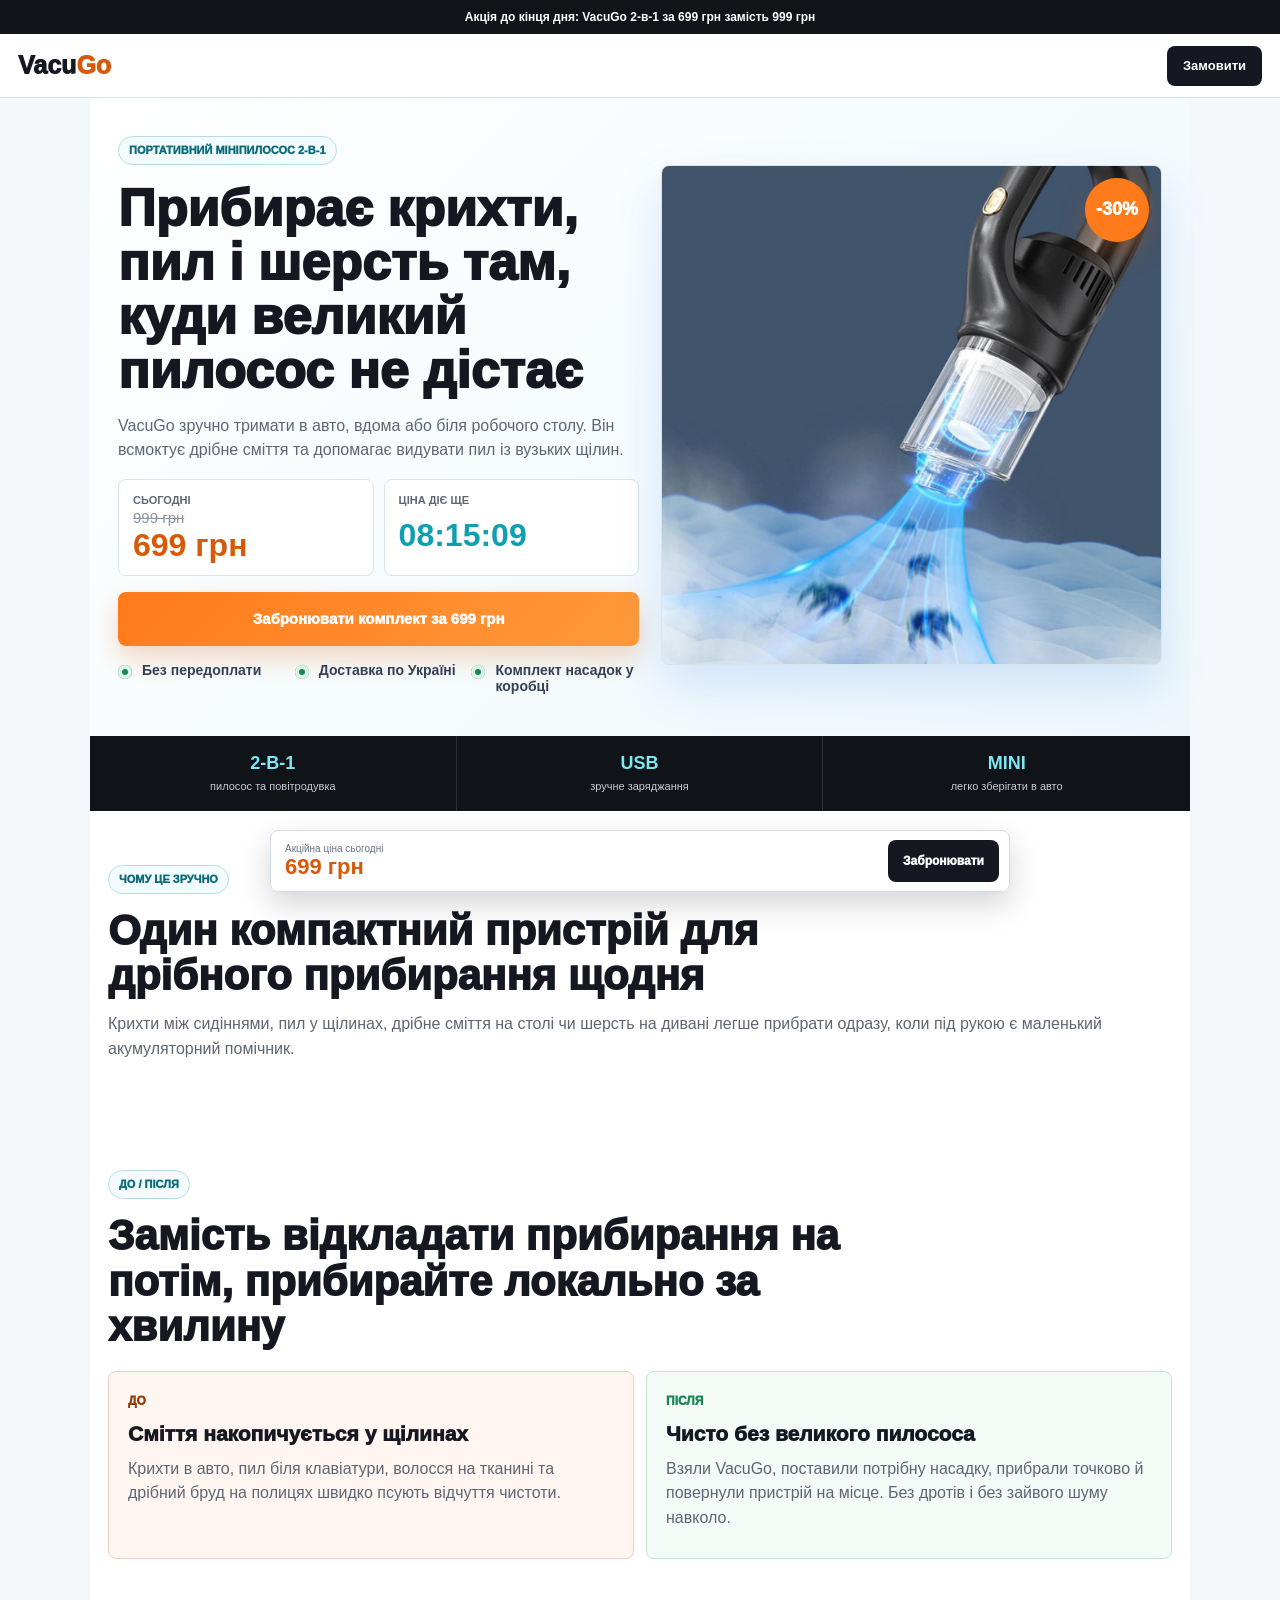
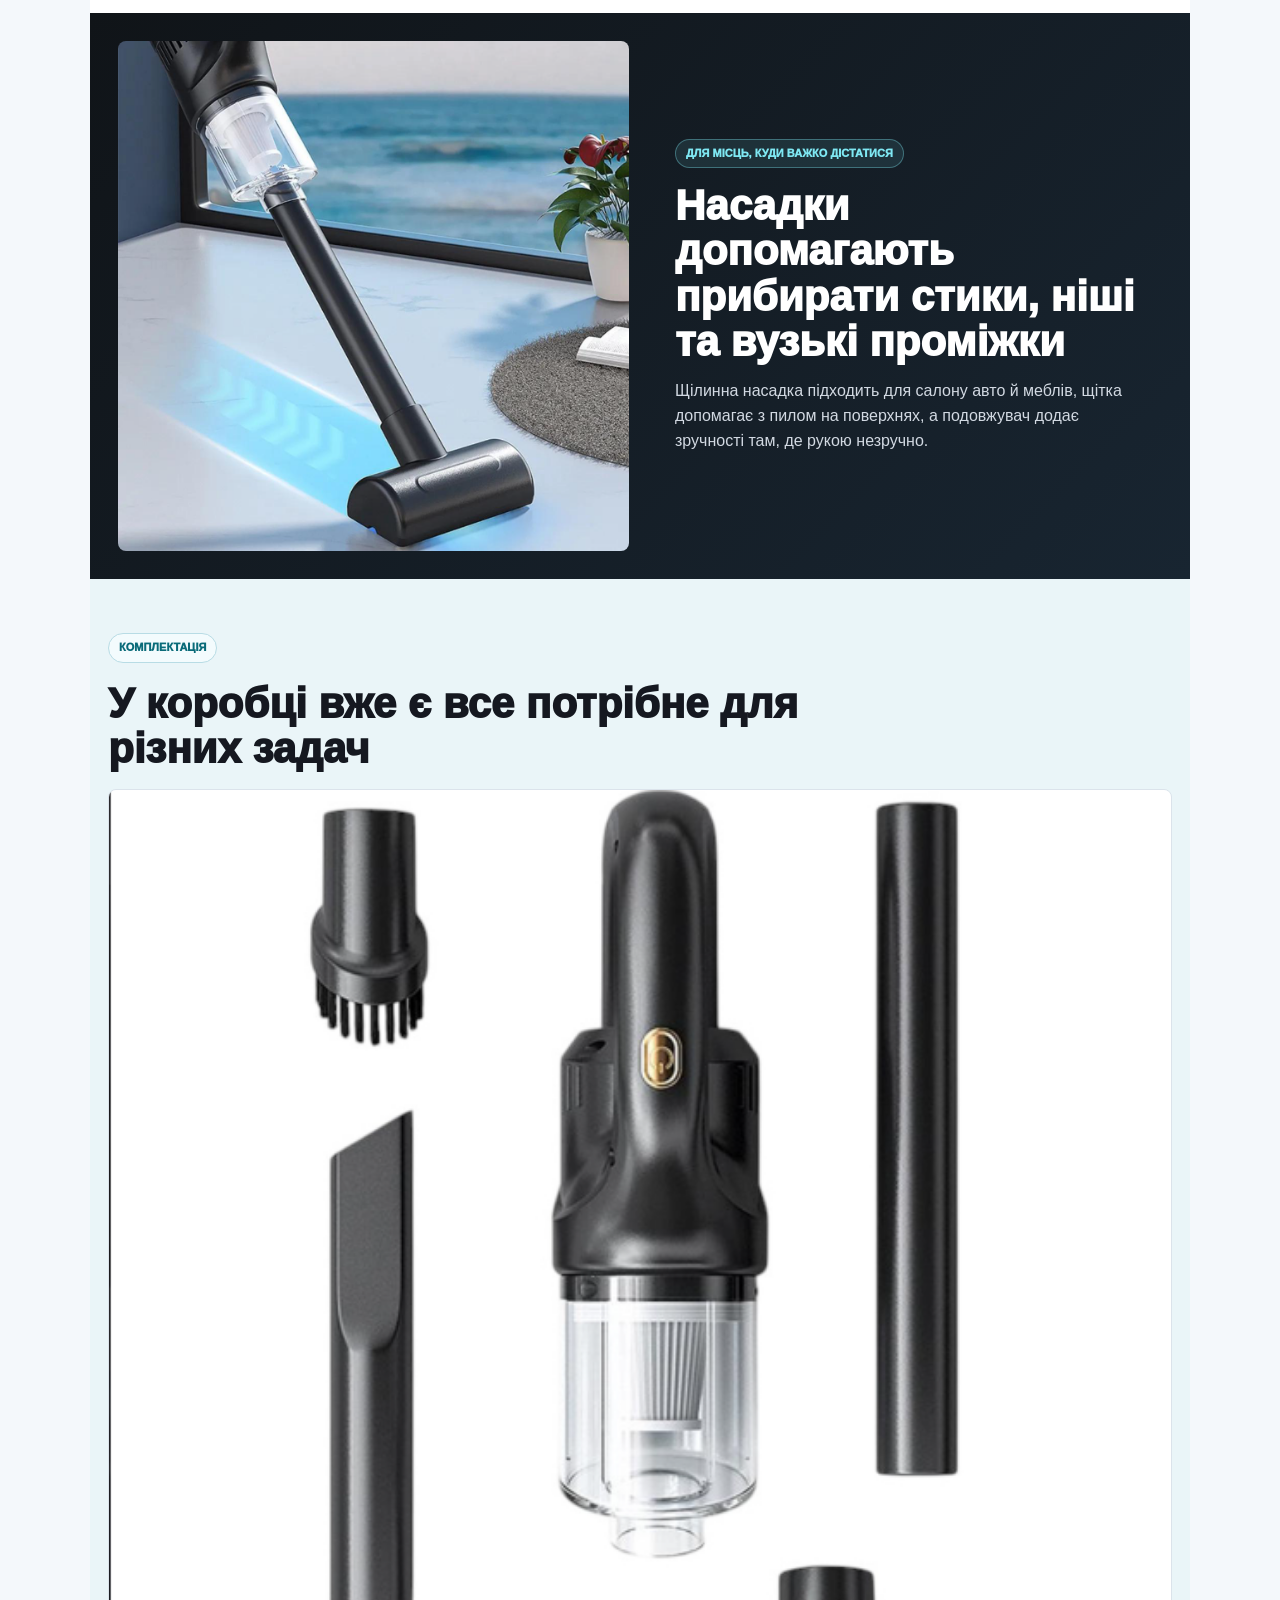
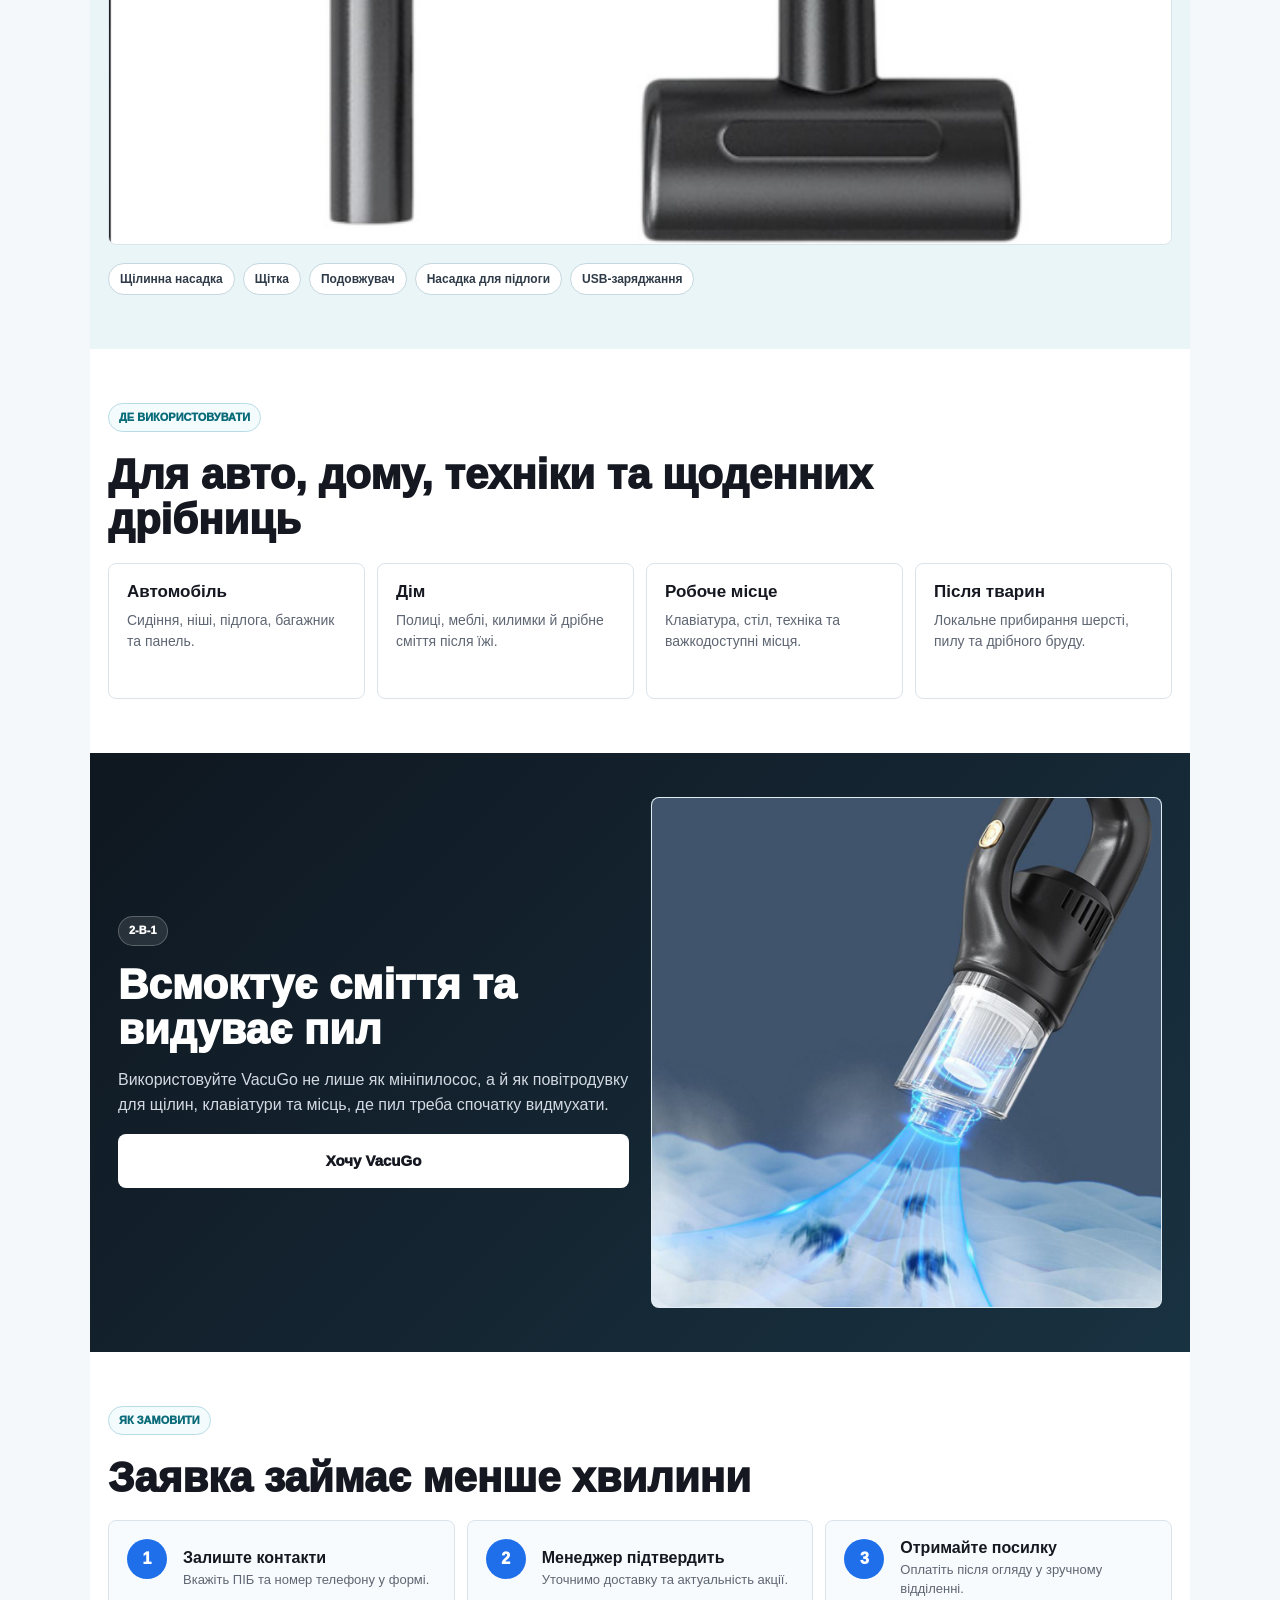
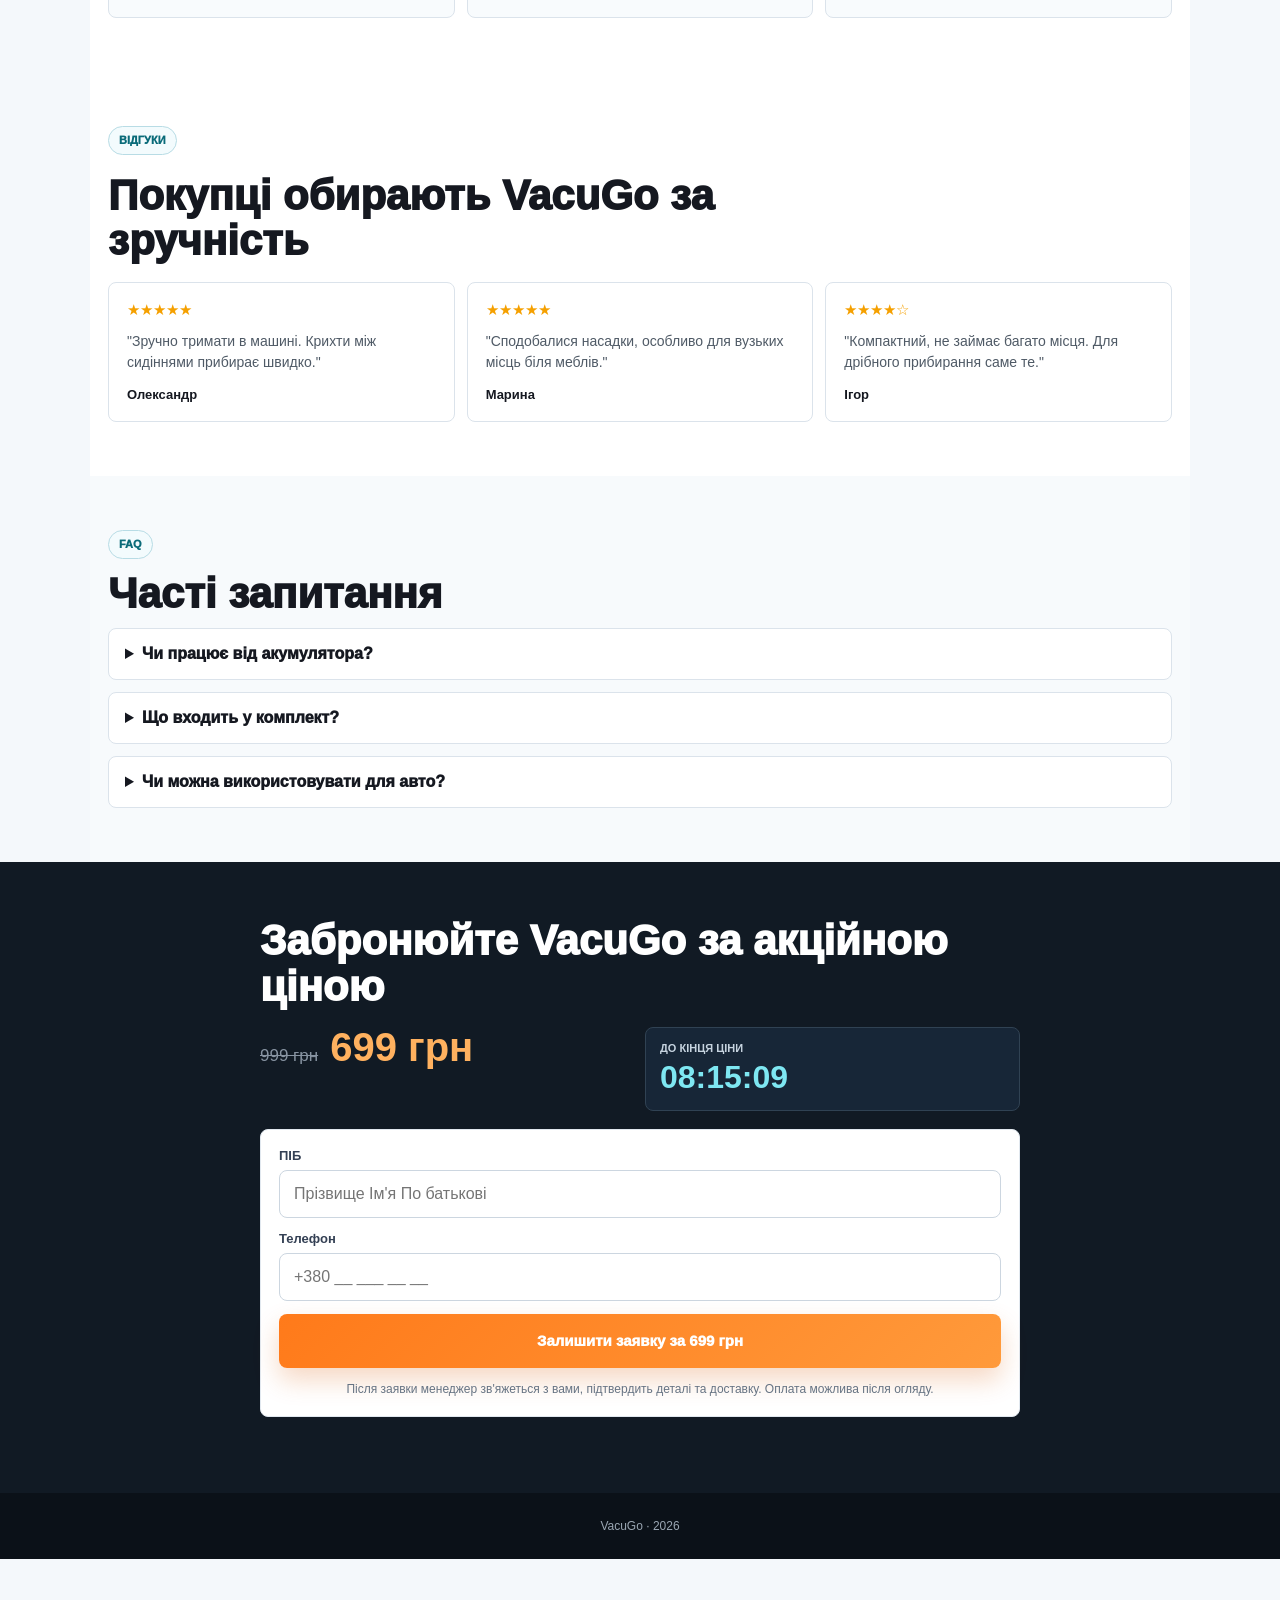
<file: index.html>
<!doctype html>
<html lang="uk">
<head>
<meta charset="utf-8">
<meta name="viewport" content="width=device-width,initial-scale=1">
<title>VacuGo - мініпилосос 2-в-1 для авто та дому</title>
<meta name="description" content="Портативний акумуляторний мініпилосос VacuGo 2-в-1 для авто, дому та робочого місця. Акційна ціна 699 грн.">
<link rel="stylesheet" href="style.css">
</head>
<body>
<div class="top">Акція до кінця дня: VacuGo 2-в-1 за 699 грн замість 999 грн</div>

<header class="nav">
  <a class="logo" href="#top" aria-label="VacuGo">Vacu<span>Go</span></a>
  <a class="nav-cta" href="#order">Замовити</a>
</header>

<main>
  <section class="hero" id="top">
    <div class="hero-content">
      <div class="kicker">Портативний мініпилосос 2-в-1</div>
      <h1>Прибирає крихти, пил і шерсть там, куди великий пилосос не дістає</h1>
      <p>VacuGo зручно тримати в авто, вдома або біля робочого столу. Він всмоктує дрібне сміття та допомагає видувати пил із вузьких щілин.</p>

      <div class="offer">
        <div class="price" aria-label="Акційна ціна">
          <span>сьогодні</span>
          <del>999 грн</del>
          <b>699 грн</b>
        </div>
        <div class="timer" aria-label="До кінця акції">
          <span>ціна діє ще</span>
          <b data-countdown>00:00:00</b>
        </div>
      </div>

      <a class="btn primary" href="#order">Забронювати комплект за 699 грн</a>

      <ul class="trust">
        <li>Без передоплати</li>
        <li>Доставка по Україні</li>
        <li>Комплект насадок у коробці</li>
      </ul>
    </div>

    <div class="hero-visual">
      <div class="sale">-30%</div>
      <img src="product1.png" alt="Портативний мініпилосос VacuGo прибирає пил з поверхні">
    </div>
  </section>

  <section class="numbers" aria-label="Переваги VacuGo">
    <div><b>2-в-1</b><span>пилосос та повітродувка</span></div>
    <div><b>USB</b><span>зручне заряджання</span></div>
    <div><b>Mini</b><span>легко зберігати в авто</span></div>
  </section>

  <section class="intro">
    <div class="tag">Чому це зручно</div>
    <h2>Один компактний пристрій для дрібного прибирання щодня</h2>
    <p>Крихти між сидіннями, пил у щілинах, дрібне сміття на столі чи шерсть на дивані легше прибрати одразу, коли під рукою є маленький акумуляторний помічник.</p>
  </section>

  <section class="before-after">
    <div class="section-head">
      <div class="tag">До / Після</div>
      <h2>Замість відкладати прибирання на потім, прибирайте локально за хвилину</h2>
    </div>
    <div class="compare">
      <article class="compare-card before">
        <span>До</span>
        <h3>Сміття накопичується у щілинах</h3>
        <p>Крихти в авто, пил біля клавіатури, волосся на тканині та дрібний бруд на полицях швидко псують відчуття чистоти.</p>
      </article>
      <article class="compare-card after">
        <span>Після</span>
        <h3>Чисто без великого пилососа</h3>
        <p>Взяли VacuGo, поставили потрібну насадку, прибрали точково й повернули пристрій на місце. Без дротів і без зайвого шуму навколо.</p>
      </article>
    </div>
  </section>

  <section class="feature dark">
    <div class="feature-img">
      <img src="product3.png" alt="VacuGo прибирає підлогу і важкодоступні місця">
    </div>
    <div class="feature-copy">
      <div class="tag light">Для місць, куди важко дістатися</div>
      <h2>Насадки допомагають прибирати стики, ніші та вузькі проміжки</h2>
      <p>Щілинна насадка підходить для салону авто й меблів, щітка допомагає з пилом на поверхнях, а подовжувач додає зручності там, де рукою незручно.</p>
    </div>
  </section>

  <section class="gallery">
    <div class="tag">Комплектація</div>
    <h2>У коробці вже є все потрібне для різних задач</h2>
    <div class="gallery-img">
      <img src="product2.png" alt="Комплект VacuGo з насадками">
    </div>
    <div class="chips">
      <span>Щілинна насадка</span>
      <span>Щітка</span>
      <span>Подовжувач</span>
      <span>Насадка для підлоги</span>
      <span>USB-заряджання</span>
    </div>
  </section>

  <section class="use">
    <div class="tag">Де використовувати</div>
    <h2>Для авто, дому, техніки та щоденних дрібниць</h2>
    <div class="use-grid">
      <article><b>Автомобіль</b><p>Сидіння, ніші, підлога, багажник та панель.</p></article>
      <article><b>Дім</b><p>Полиці, меблі, килимки й дрібне сміття після їжі.</p></article>
      <article><b>Робоче місце</b><p>Клавіатура, стіл, техніка та важкодоступні місця.</p></article>
      <article><b>Після тварин</b><p>Локальне прибирання шерсті, пилу та дрібного бруду.</p></article>
    </div>
  </section>

  <section class="two">
    <div>
      <div class="tag">2-в-1</div>
      <h2>Всмоктує сміття та видуває пил</h2>
      <p>Використовуйте VacuGo не лише як мініпилосос, а й як повітродувку для щілин, клавіатури та місць, де пил треба спочатку видмухати.</p>
      <a class="btn secondary" href="#order">Хочу VacuGo</a>
    </div>
    <div class="visual">
      <img src="product1.png" alt="VacuGo у режимі прибирання">
    </div>
  </section>

  <section class="steps">
    <div class="tag">Як замовити</div>
    <h2>Заявка займає менше хвилини</h2>
      <div class="steps-grid">
      <div><i>1</i><b>Залиште контакти</b><p>Вкажіть ПІБ та номер телефону у формі.</p></div>
      <div><i>2</i><b>Менеджер підтвердить</b><p>Уточнимо доставку та актуальність акції.</p></div>
      <div><i>3</i><b>Отримайте посилку</b><p>Оплатіть після огляду у зручному відділенні.</p></div>
    </div>
  </section>

  <section class="reviews">
    <div class="tag">Відгуки</div>
    <h2>Покупці обирають VacuGo за зручність</h2>
    <div class="review-list">
      <article><div class="stars">★★★★★</div><p>"Зручно тримати в машині. Крихти між сидіннями прибирає швидко."</p><b>Олександр</b></article>
      <article><div class="stars">★★★★★</div><p>"Сподобалися насадки, особливо для вузьких місць біля меблів."</p><b>Марина</b></article>
      <article><div class="stars">★★★★☆</div><p>"Компактний, не займає багато місця. Для дрібного прибирання саме те."</p><b>Ігор</b></article>
    </div>
  </section>

  <section class="faq">
    <div class="tag">FAQ</div>
    <h2>Часті запитання</h2>
    <details>
      <summary>Чи працює від акумулятора?</summary>
      <p>Так, це портативна акумуляторна модель із заряджанням через USB.</p>
    </details>
    <details>
      <summary>Що входить у комплект?</summary>
      <p>Мініпилосос VacuGo, набір насадок та USB-заряджання. Точну комплектацію варто звірити з конкретною партією перед продажем.</p>
    </details>
    <details>
      <summary>Чи можна використовувати для авто?</summary>
      <p>Так. Формат пристрою зручний для локального прибирання салону, сидінь, ніш і важкодоступних місць.</p>
    </details>
  </section>

  <section class="order" id="order">
    <div class="order-panel">
      <h2>Забронюйте VacuGo за акційною ціною</h2>
      <div class="order-offer">
        <div class="order-price"><del>999 грн</del><b>699 грн</b></div>
        <div class="timer dark-timer"><span>до кінця ціни</span><b data-countdown>00:00:00</b></div>
      </div>

      <form id="orderForm" novalidate>
        <label>ПІБ
          <input name="name" required autocomplete="name" placeholder="Прізвище Ім'я По батькові">
        </label>
        <label>Телефон
          <input name="phone" type="tel" required autocomplete="tel" inputmode="tel" placeholder="+380 __ ___ __ __">
        </label>
        <button class="btn primary" type="submit" data-submit>Залишити заявку за 699 грн</button>
        <p class="form-note">Після заявки менеджер зв'яжеться з вами, підтвердить деталі та доставку. Оплата можлива після огляду.</p>
        <div class="form-status pending" id="formStatus" role="status" aria-live="polite" hidden></div>
      </form>
    </div>
  </section>
</main>

<footer>VacuGo · 2026</footer>

<div class="sticky">
  <div><small>Акційна ціна сьогодні</small><b>699 грн</b></div>
  <a href="#order">Забронювати</a>
</div>

<script src="script.js"></script>
</body>
</html>
</file>
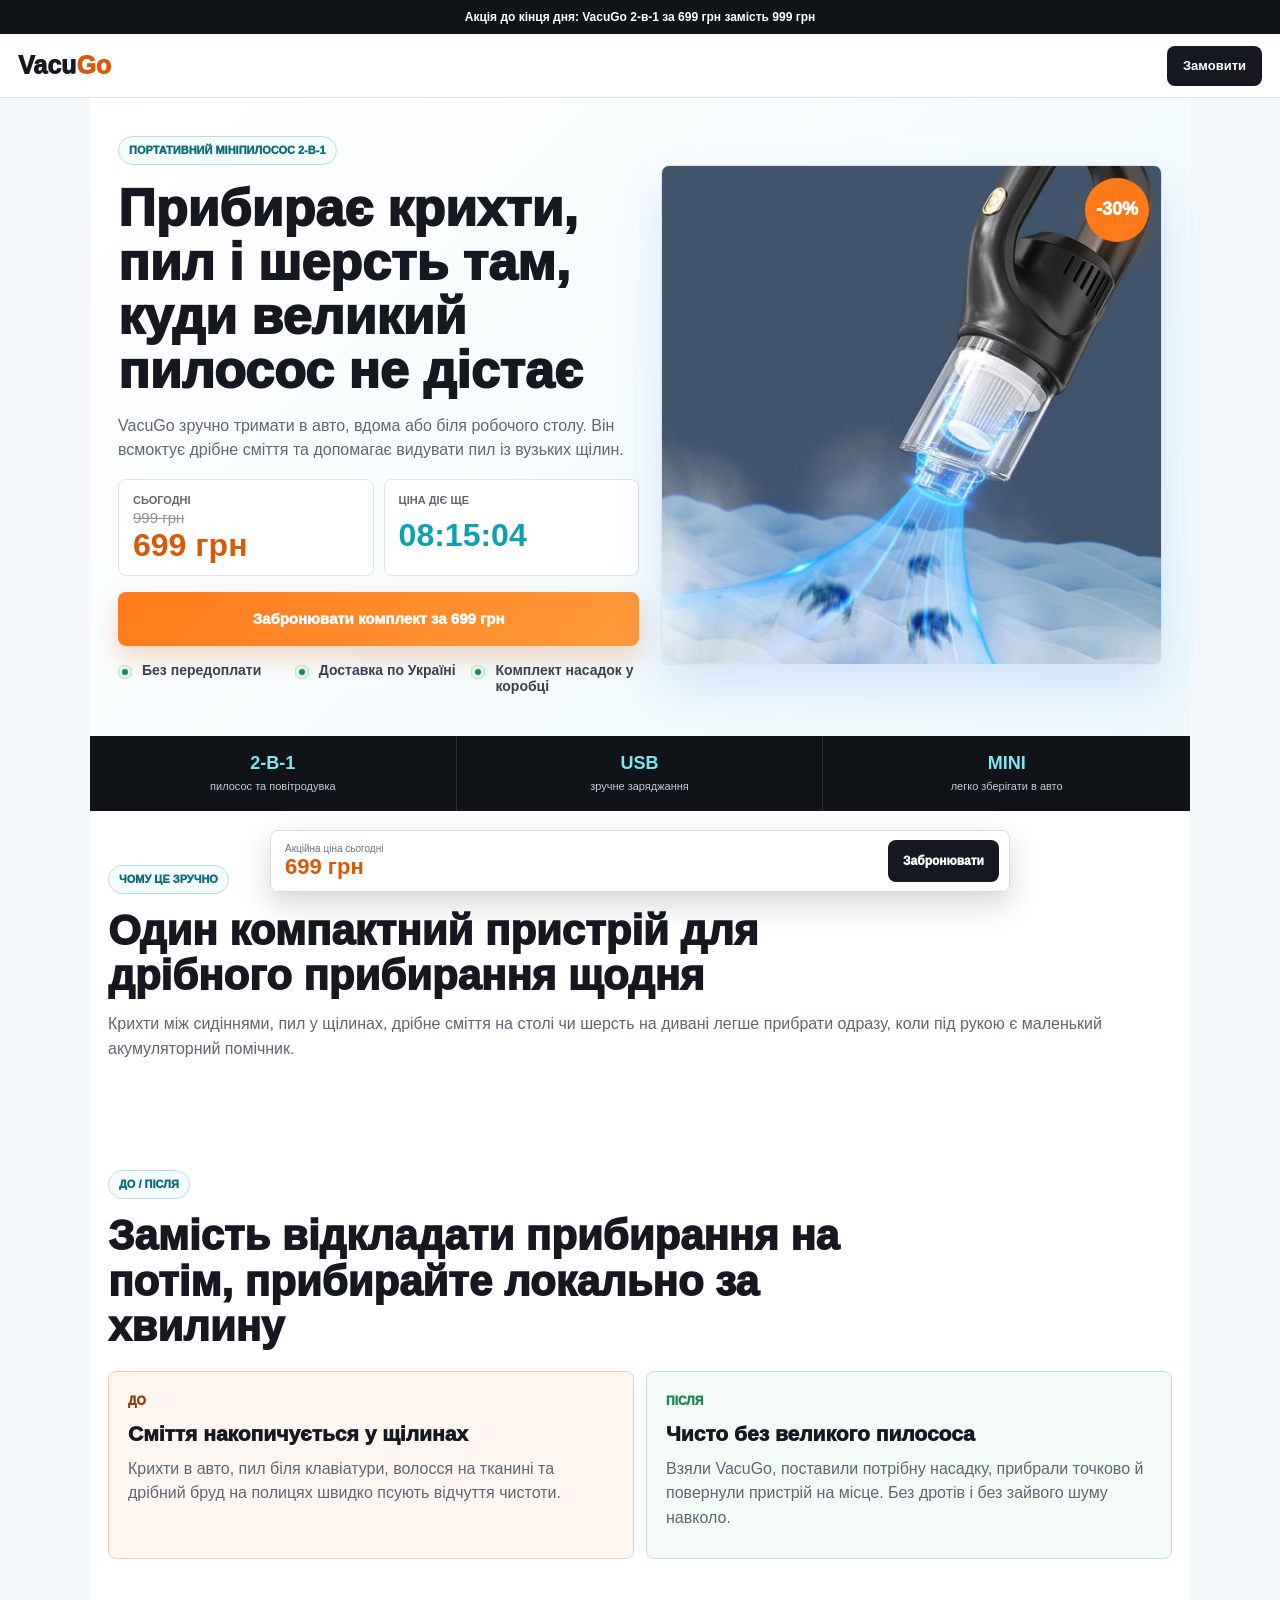
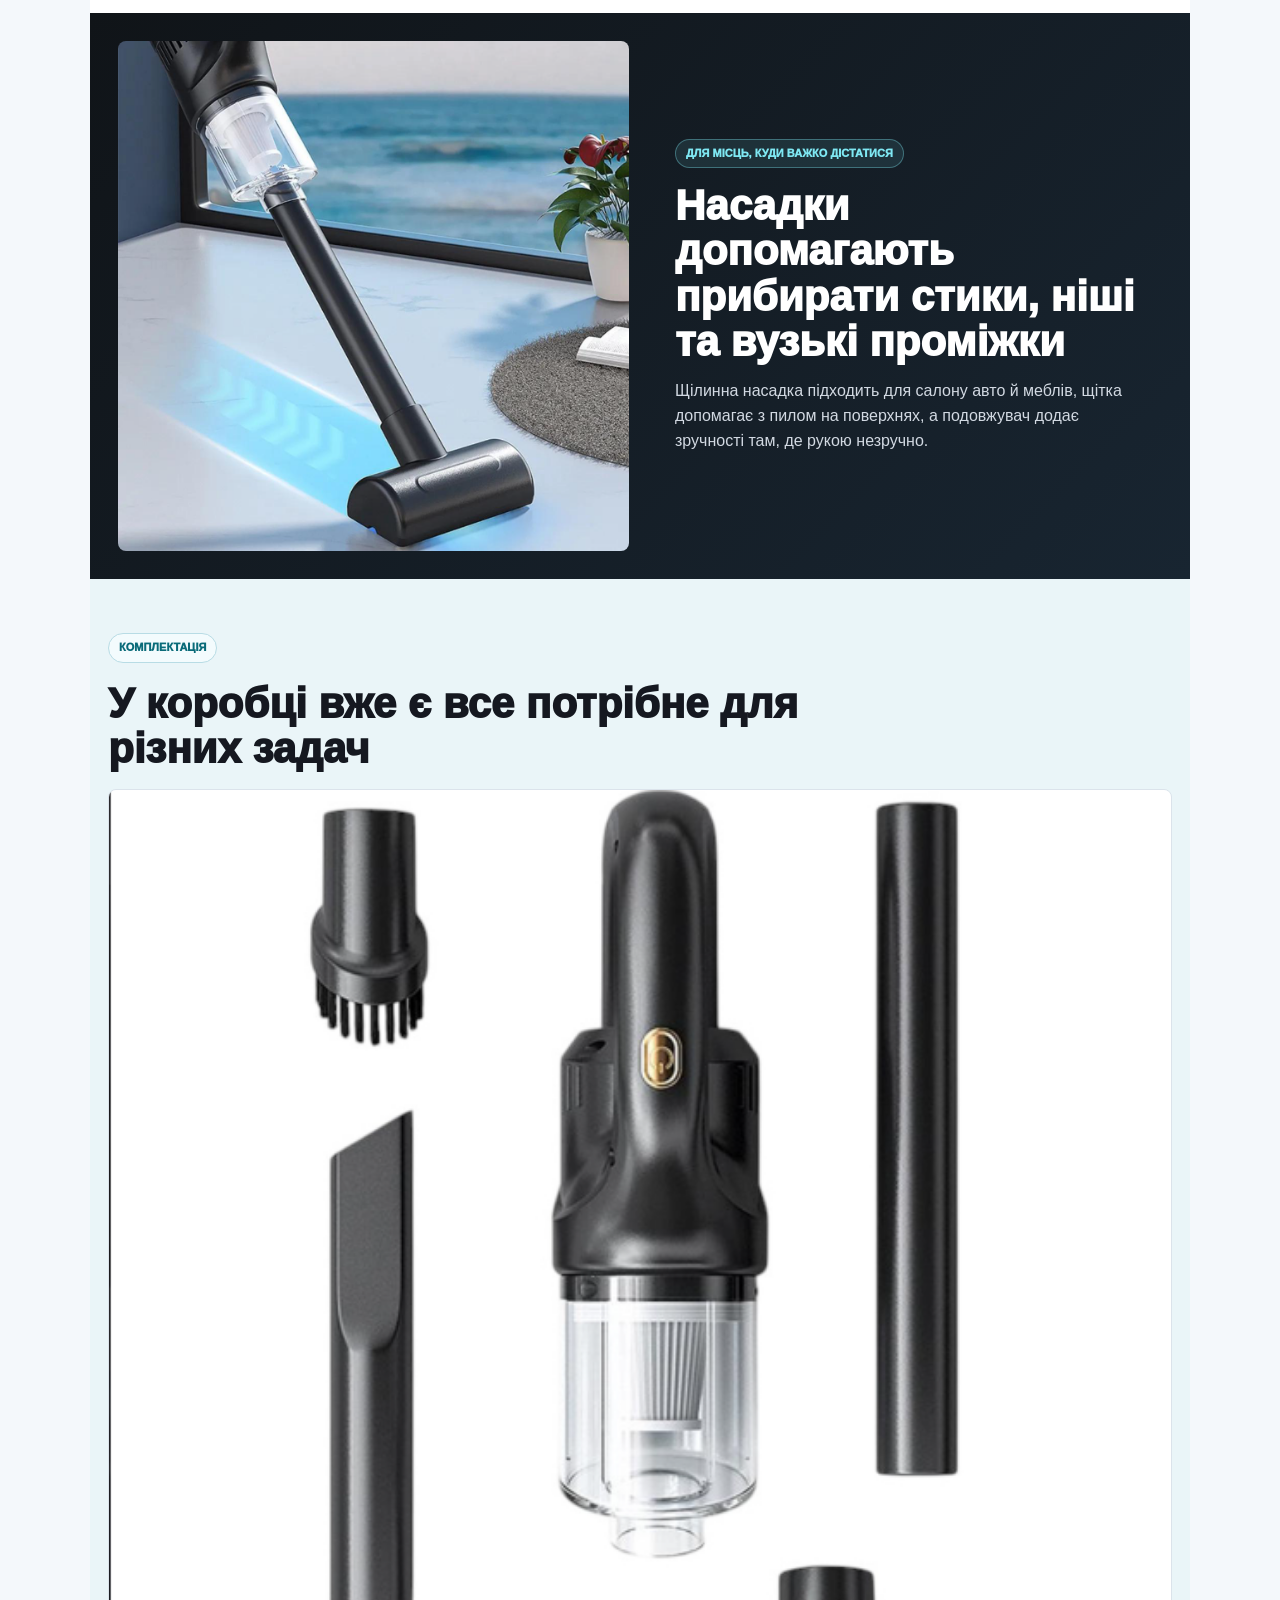
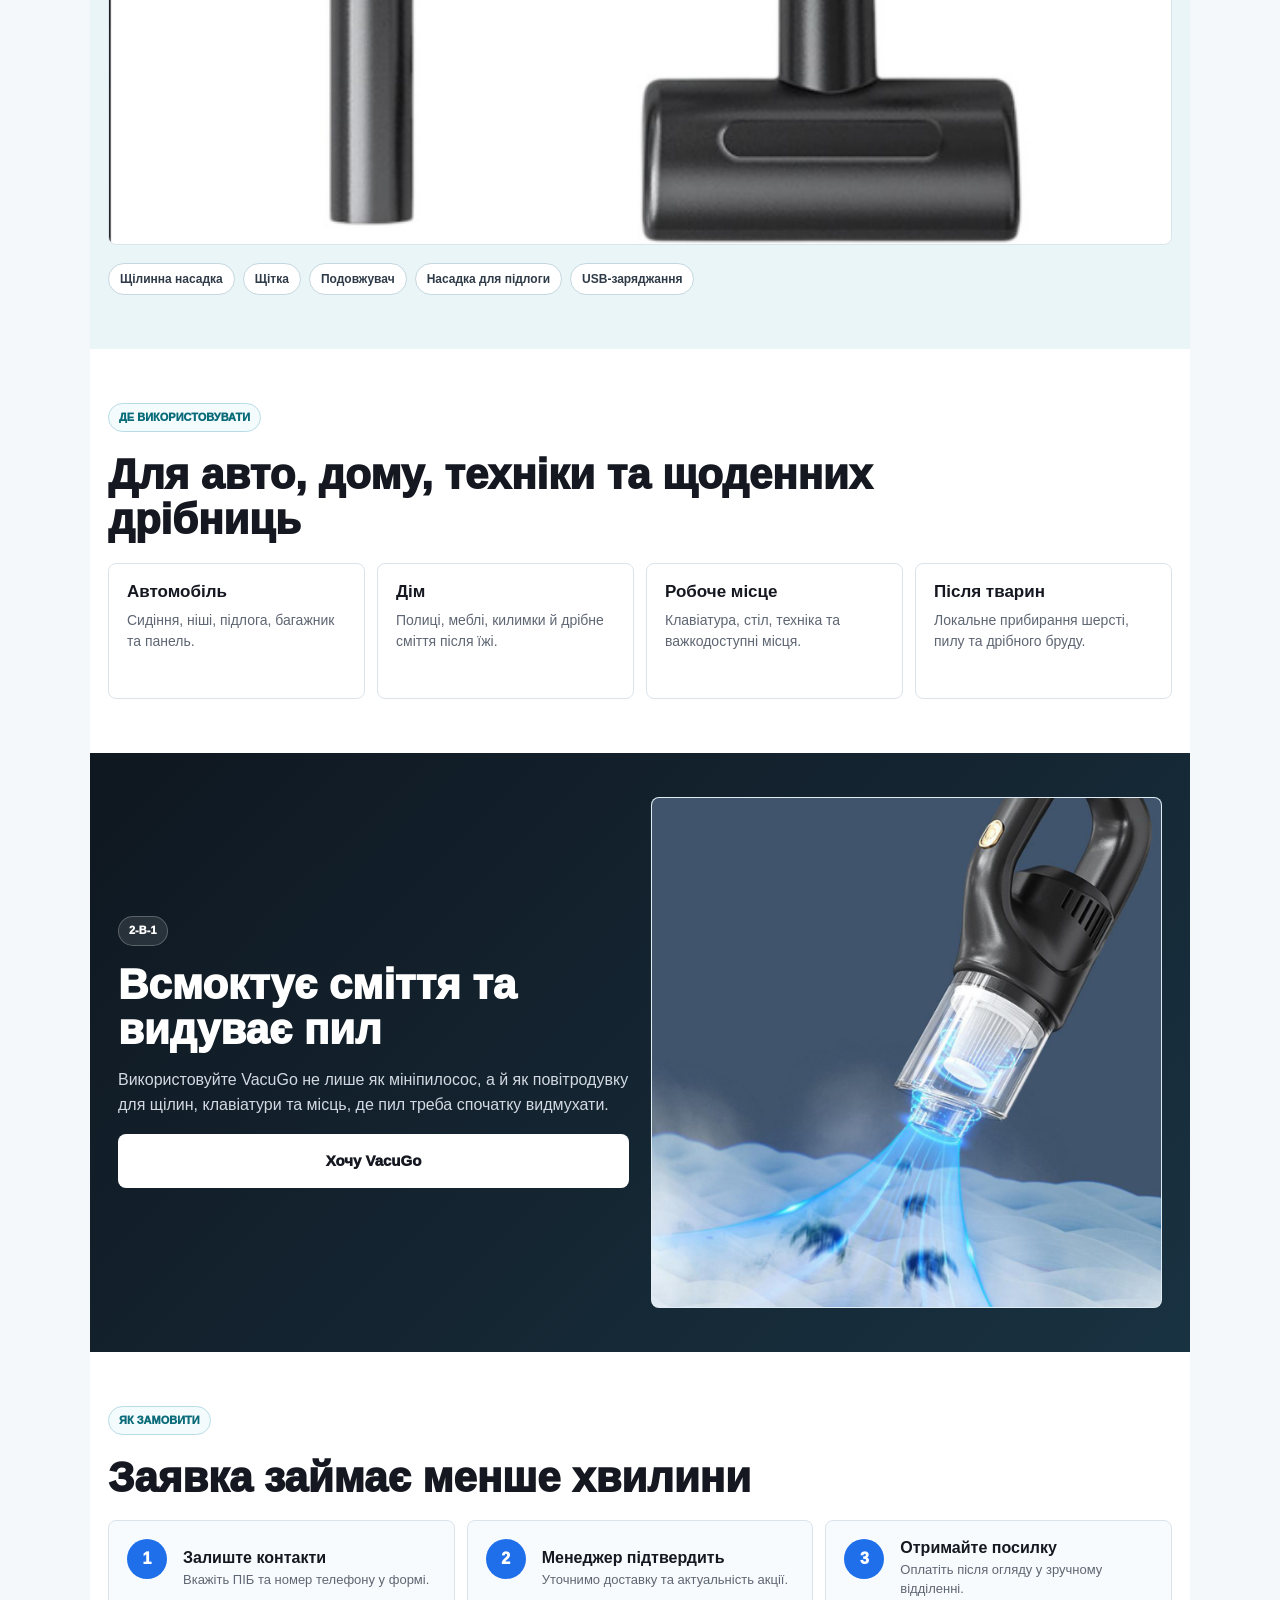
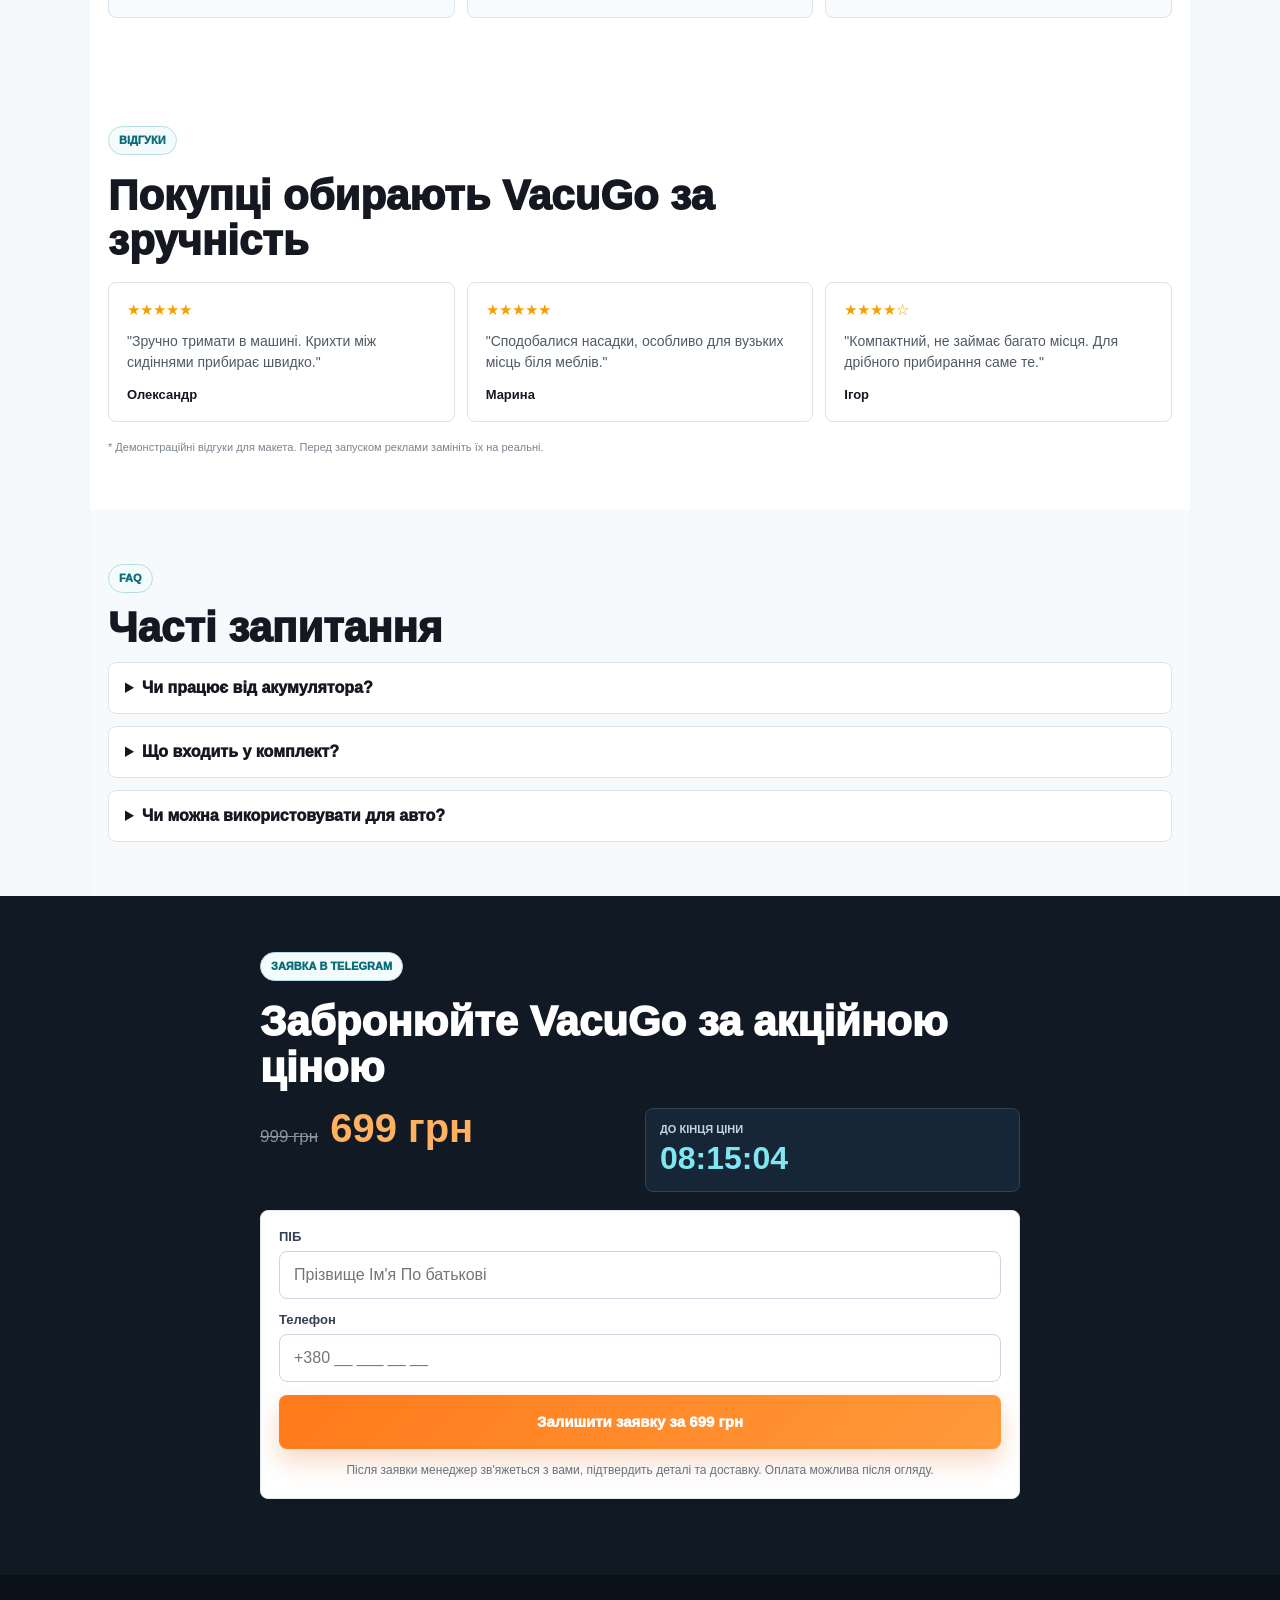
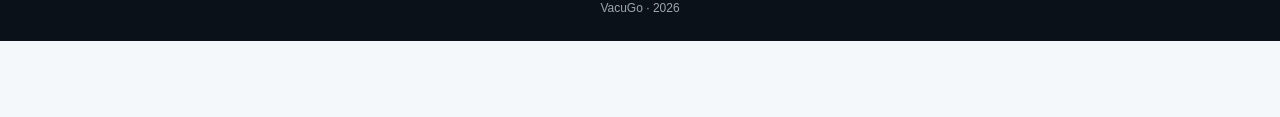
<file: Новая папка/index.html>
<!doctype html>
<html lang="uk">
<head>
<meta charset="utf-8">
<meta name="viewport" content="width=device-width,initial-scale=1">
<title>VacuGo - мініпилосос 2-в-1 для авто та дому</title>
<meta name="description" content="Портативний акумуляторний мініпилосос VacuGo 2-в-1 для авто, дому та робочого місця. Акційна ціна 699 грн.">
<link rel="stylesheet" href="style.css">
</head>
<body>
<div class="top">Акція до кінця дня: VacuGo 2-в-1 за 699 грн замість 999 грн</div>

<header class="nav">
  <a class="logo" href="#top" aria-label="VacuGo">Vacu<span>Go</span></a>
  <a class="nav-cta" href="#order">Замовити</a>
</header>

<main>
  <section class="hero" id="top">
    <div class="hero-content">
      <div class="kicker">Портативний мініпилосос 2-в-1</div>
      <h1>Прибирає крихти, пил і шерсть там, куди великий пилосос не дістає</h1>
      <p>VacuGo зручно тримати в авто, вдома або біля робочого столу. Він всмоктує дрібне сміття та допомагає видувати пил із вузьких щілин.</p>

      <div class="offer">
        <div class="price" aria-label="Акційна ціна">
          <span>сьогодні</span>
          <del>999 грн</del>
          <b>699 грн</b>
        </div>
        <div class="timer" aria-label="До кінця акції">
          <span>ціна діє ще</span>
          <b data-countdown>00:00:00</b>
        </div>
      </div>

      <a class="btn primary" href="#order">Забронювати комплект за 699 грн</a>

      <ul class="trust">
        <li>Без передоплати</li>
        <li>Доставка по Україні</li>
        <li>Комплект насадок у коробці</li>
      </ul>
    </div>

    <div class="hero-visual">
      <div class="sale">-30%</div>
      <img src="product1.png" alt="Портативний мініпилосос VacuGo прибирає пил з поверхні">
    </div>
  </section>

  <section class="numbers" aria-label="Переваги VacuGo">
    <div><b>2-в-1</b><span>пилосос та повітродувка</span></div>
    <div><b>USB</b><span>зручне заряджання</span></div>
    <div><b>Mini</b><span>легко зберігати в авто</span></div>
  </section>

  <section class="intro">
    <div class="tag">Чому це зручно</div>
    <h2>Один компактний пристрій для дрібного прибирання щодня</h2>
    <p>Крихти між сидіннями, пил у щілинах, дрібне сміття на столі чи шерсть на дивані легше прибрати одразу, коли під рукою є маленький акумуляторний помічник.</p>
  </section>

  <section class="before-after">
    <div class="section-head">
      <div class="tag">До / Після</div>
      <h2>Замість відкладати прибирання на потім, прибирайте локально за хвилину</h2>
    </div>
    <div class="compare">
      <article class="compare-card before">
        <span>До</span>
        <h3>Сміття накопичується у щілинах</h3>
        <p>Крихти в авто, пил біля клавіатури, волосся на тканині та дрібний бруд на полицях швидко псують відчуття чистоти.</p>
      </article>
      <article class="compare-card after">
        <span>Після</span>
        <h3>Чисто без великого пилососа</h3>
        <p>Взяли VacuGo, поставили потрібну насадку, прибрали точково й повернули пристрій на місце. Без дротів і без зайвого шуму навколо.</p>
      </article>
    </div>
  </section>

  <section class="feature dark">
    <div class="feature-img">
      <img src="product3.png" alt="VacuGo прибирає підлогу і важкодоступні місця">
    </div>
    <div class="feature-copy">
      <div class="tag light">Для місць, куди важко дістатися</div>
      <h2>Насадки допомагають прибирати стики, ніші та вузькі проміжки</h2>
      <p>Щілинна насадка підходить для салону авто й меблів, щітка допомагає з пилом на поверхнях, а подовжувач додає зручності там, де рукою незручно.</p>
    </div>
  </section>

  <section class="gallery">
    <div class="tag">Комплектація</div>
    <h2>У коробці вже є все потрібне для різних задач</h2>
    <div class="gallery-img">
      <img src="product2.png" alt="Комплект VacuGo з насадками">
    </div>
    <div class="chips">
      <span>Щілинна насадка</span>
      <span>Щітка</span>
      <span>Подовжувач</span>
      <span>Насадка для підлоги</span>
      <span>USB-заряджання</span>
    </div>
  </section>

  <section class="use">
    <div class="tag">Де використовувати</div>
    <h2>Для авто, дому, техніки та щоденних дрібниць</h2>
    <div class="use-grid">
      <article><b>Автомобіль</b><p>Сидіння, ніші, підлога, багажник та панель.</p></article>
      <article><b>Дім</b><p>Полиці, меблі, килимки й дрібне сміття після їжі.</p></article>
      <article><b>Робоче місце</b><p>Клавіатура, стіл, техніка та важкодоступні місця.</p></article>
      <article><b>Після тварин</b><p>Локальне прибирання шерсті, пилу та дрібного бруду.</p></article>
    </div>
  </section>

  <section class="two">
    <div>
      <div class="tag">2-в-1</div>
      <h2>Всмоктує сміття та видуває пил</h2>
      <p>Використовуйте VacuGo не лише як мініпилосос, а й як повітродувку для щілин, клавіатури та місць, де пил треба спочатку видмухати.</p>
      <a class="btn secondary" href="#order">Хочу VacuGo</a>
    </div>
    <div class="visual">
      <img src="product1.png" alt="VacuGo у режимі прибирання">
    </div>
  </section>

  <section class="steps">
    <div class="tag">Як замовити</div>
    <h2>Заявка займає менше хвилини</h2>
      <div class="steps-grid">
      <div><i>1</i><b>Залиште контакти</b><p>Вкажіть ПІБ та номер телефону у формі.</p></div>
      <div><i>2</i><b>Менеджер підтвердить</b><p>Уточнимо доставку та актуальність акції.</p></div>
      <div><i>3</i><b>Отримайте посилку</b><p>Оплатіть після огляду у зручному відділенні.</p></div>
    </div>
  </section>

  <section class="reviews">
    <div class="tag">Відгуки</div>
    <h2>Покупці обирають VacuGo за зручність</h2>
    <div class="review-list">
      <article><div class="stars">★★★★★</div><p>"Зручно тримати в машині. Крихти між сидіннями прибирає швидко."</p><b>Олександр</b></article>
      <article><div class="stars">★★★★★</div><p>"Сподобалися насадки, особливо для вузьких місць біля меблів."</p><b>Марина</b></article>
      <article><div class="stars">★★★★☆</div><p>"Компактний, не займає багато місця. Для дрібного прибирання саме те."</p><b>Ігор</b></article>
    </div>
    <small>* Демонстраційні відгуки для макета. Перед запуском реклами замініть їх на реальні.</small>
  </section>

  <section class="faq">
    <div class="tag">FAQ</div>
    <h2>Часті запитання</h2>
    <details>
      <summary>Чи працює від акумулятора?</summary>
      <p>Так, це портативна акумуляторна модель із заряджанням через USB.</p>
    </details>
    <details>
      <summary>Що входить у комплект?</summary>
      <p>Мініпилосос VacuGo, набір насадок та USB-заряджання. Точну комплектацію варто звірити з конкретною партією перед продажем.</p>
    </details>
    <details>
      <summary>Чи можна використовувати для авто?</summary>
      <p>Так. Формат пристрою зручний для локального прибирання салону, сидінь, ніш і важкодоступних місць.</p>
    </details>
  </section>

  <section class="order" id="order">
    <div class="order-panel">
      <div class="tag">Заявка в Telegram</div>
      <h2>Забронюйте VacuGo за акційною ціною</h2>
      <div class="order-offer">
        <div class="order-price"><del>999 грн</del><b>699 грн</b></div>
        <div class="timer dark-timer"><span>до кінця ціни</span><b data-countdown>00:00:00</b></div>
      </div>

      <form id="orderForm" novalidate>
        <label>ПІБ
          <input name="name" required autocomplete="name" placeholder="Прізвище Ім'я По батькові">
        </label>
        <label>Телефон
          <input name="phone" type="tel" required autocomplete="tel" inputmode="tel" placeholder="+380 __ ___ __ __">
        </label>
        <button class="btn primary" type="submit" data-submit>Залишити заявку за 699 грн</button>
        <p class="form-note">Після заявки менеджер зв'яжеться з вами, підтвердить деталі та доставку. Оплата можлива після огляду.</p>
        <div class="form-status pending" id="formStatus" role="status" aria-live="polite" hidden></div>
      </form>
    </div>
  </section>
</main>

<footer>VacuGo · 2026</footer>

<div class="sticky">
  <div><small>Акційна ціна сьогодні</small><b>699 грн</b></div>
  <a href="#order">Забронювати</a>
</div>

<script src="script.js"></script>
</body>
</html>
</file>
<file: style.css>
:root{
  --ink:#151820;
  --muted:#5e6673;
  --line:#dbe3eb;
  --bg:#f4f8fb;
  --surface:#ffffff;
  --soft:#eaf5f8;
  --dark:#101418;
  --blue:#1f6feb;
  --teal:#0e9fb1;
  --amber:#ff7a1a;
  --amber-dark:#d85a08;
  --green:#198754;
}

*{box-sizing:border-box}
html{scroll-behavior:smooth}
body{
  margin:0;
  font-family:Arial,Helvetica,sans-serif;
  background:var(--bg);
  color:var(--ink);
}
body:after{content:"";display:block;height:76px}
a{color:inherit;text-decoration:none}
img{display:block;max-width:100%}

.top{
  background:var(--dark);
  color:#fff;
  font-size:12px;
  font-weight:900;
  padding:10px 14px;
  text-align:center;
}

.nav{
  position:sticky;
  top:0;
  z-index:20;
  display:flex;
  align-items:center;
  justify-content:space-between;
  min-height:64px;
  padding:0 18px;
  border-bottom:1px solid var(--line);
  background:rgba(255,255,255,.94);
  backdrop-filter:blur(12px);
}
.logo{
  color:var(--ink);
  font-size:25px;
  font-weight:950;
}
.logo span{color:var(--amber-dark)}
.nav-cta{
  display:inline-flex;
  align-items:center;
  justify-content:center;
  min-height:40px;
  padding:10px 16px;
  border-radius:8px;
  background:var(--ink);
  color:#fff;
  font-size:13px;
  font-weight:900;
}

main{overflow:hidden}

.hero{
  display:grid;
  gap:22px;
  max-width:1100px;
  margin:0 auto;
  padding:28px 18px 30px;
  background:linear-gradient(135deg,#ffffff 0%,#eef8fb 100%);
}
.hero-content{
  display:grid;
  align-content:center;
  gap:16px;
}
.kicker,
.tag{
  display:inline-flex;
  align-items:center;
  width:max-content;
  max-width:100%;
  border:1px solid #b8dce5;
  border-radius:999px;
  background:#f3fbfd;
  color:#0a6b79;
  padding:7px 10px;
  font-size:11px;
  font-weight:950;
  line-height:1.2;
  text-transform:uppercase;
}
h1,
h2,
h3,
p{margin:0}
h1{
  max-width:760px;
  font-size:40px;
  line-height:1.04;
  font-weight:950;
}
h2{
  max-width:780px;
  font-size:34px;
  line-height:1.08;
  font-weight:950;
}
h3{
  font-size:21px;
  line-height:1.16;
  font-weight:950;
}
.hero-content p,
.intro p,
.feature-copy p,
.two p,
.compare-card p{
  color:var(--muted);
  font-size:16px;
  line-height:1.55;
}

.offer{
  display:grid;
  gap:10px;
}
.price,
.timer{
  display:grid;
  gap:3px;
  min-height:84px;
  padding:14px;
  border:1px solid var(--line);
  border-radius:8px;
  background:var(--surface);
}
.price span,
.timer span{
  color:var(--muted);
  font-size:11px;
  font-weight:900;
  text-transform:uppercase;
}
.price del{
  color:#8a93a0;
  font-size:15px;
}
.price b,
.timer b{
  color:var(--amber-dark);
  font-size:32px;
  line-height:1;
}
.timer b{color:var(--teal)}

.btn{
  display:inline-flex;
  align-items:center;
  justify-content:center;
  width:100%;
  min-height:54px;
  border:0;
  border-radius:8px;
  padding:15px 18px;
  color:#fff;
  cursor:pointer;
  font-size:15px;
  font-weight:950;
  line-height:1.2;
  text-align:center;
  transition:transform .16s ease,filter .16s ease,opacity .16s ease;
}
.btn.primary{
  background:linear-gradient(135deg,var(--amber),#ff9a3b);
  box-shadow:0 12px 26px rgba(216,90,8,.24);
}
.btn.secondary{
  background:#fff;
  color:var(--ink);
}
.btn:hover{filter:brightness(1.03);transform:translateY(-1px)}
.btn:disabled{cursor:wait;opacity:.72;transform:none}

.trust{
  display:grid;
  gap:9px;
  margin:0;
  padding:0;
  list-style:none;
}
.trust li{
  position:relative;
  padding-left:24px;
  color:#344054;
  font-size:14px;
  font-weight:800;
}
.trust li:before{
  content:"";
  position:absolute;
  left:0;
  top:3px;
  width:14px;
  height:14px;
  border-radius:50%;
  background:var(--green);
  box-shadow:inset 0 0 0 4px #dff4e8;
}

.hero-visual{
  position:relative;
  overflow:hidden;
  border:1px solid var(--line);
  border-radius:8px;
  background:#dceaf3;
  box-shadow:0 22px 48px rgba(31,111,235,.16);
}
.hero-visual img{
  width:100%;
  aspect-ratio:1/1;
  object-fit:cover;
}
.sale{
  position:absolute;
  right:12px;
  top:12px;
  z-index:2;
  display:grid;
  place-items:center;
  width:64px;
  height:64px;
  border-radius:50%;
  background:var(--amber);
  color:#fff;
  font-size:18px;
  font-weight:950;
  box-shadow:0 12px 28px rgba(216,90,8,.28);
}

.numbers{
  display:grid;
  grid-template-columns:repeat(3,1fr);
  max-width:1100px;
  margin:0 auto;
  background:var(--dark);
  color:#fff;
  text-align:center;
}
.numbers div{
  padding:17px 8px;
  border-right:1px solid rgba(255,255,255,.12);
}
.numbers div:last-child{border-right:0}
.numbers b{
  display:block;
  color:#7ee7f2;
  font-size:18px;
  line-height:1.2;
  text-transform:uppercase;
}
.numbers span{
  display:block;
  margin-top:4px;
  color:#c3cbd5;
  font-size:11px;
  line-height:1.35;
}

section{
  max-width:1100px;
  margin:0 auto;
}
.intro,
.before-after,
.gallery,
.use,
.steps,
.reviews,
.faq{
  padding:54px 18px;
}
.intro,
.before-after,
.use,
.reviews{
  background:#fff;
}
.intro{
  display:grid;
  gap:14px;
}

.section-head{
  display:grid;
  gap:14px;
  max-width:760px;
}
.compare{
  display:grid;
  gap:12px;
  margin-top:22px;
}
.compare-card{
  min-height:188px;
  padding:19px;
  border:1px solid var(--line);
  border-radius:8px;
}
.compare-card span{
  display:inline-flex;
  margin-bottom:14px;
  color:#8f3c0c;
  font-size:12px;
  font-weight:950;
  text-transform:uppercase;
}
.compare-card p{margin-top:10px}
.compare-card.before{
  background:#fff6f1;
  border-color:#efcdbb;
}
.compare-card.after{
  background:#f4fbf7;
  border-color:#bfe4cf;
}
.compare-card.after span{color:var(--green)}

.feature{
  display:grid;
  gap:22px;
  padding:18px;
}
.dark{
  background:linear-gradient(135deg,#101418,#182531);
  color:#fff;
}
.feature-img{
  overflow:hidden;
  border-radius:8px;
  background:#dceaf3;
}
.feature-img img{
  width:100%;
  height:100%;
  object-fit:cover;
}
.feature-copy{
  display:grid;
  align-content:center;
  gap:15px;
  padding:12px 2px 16px;
}
.feature-copy p,
.two p{color:#d2d9e2}
.tag.light{
  border-color:rgba(126,231,242,.35);
  background:rgba(126,231,242,.1);
  color:#7ee7f2;
}

.gallery{
  display:grid;
  gap:18px;
  background:var(--soft);
}
.gallery-img{
  overflow:hidden;
  border:1px solid var(--line);
  border-radius:8px;
  background:#fff;
}
.gallery-img img{
  width:100%;
  object-fit:cover;
}
.chips{
  display:flex;
  flex-wrap:wrap;
  gap:8px;
}
.chips span{
  border:1px solid #c5d7df;
  border-radius:999px;
  background:#fff;
  padding:8px 11px;
  color:#2f3b48;
  font-size:12px;
  font-weight:850;
}

.use{
  display:grid;
  gap:20px;
}
.use-grid{
  display:grid;
  gap:12px;
}
.use-grid article{
  min-height:136px;
  border:1px solid var(--line);
  border-radius:8px;
  background:#fff;
  padding:18px;
}
.use-grid b{
  display:block;
  margin-bottom:8px;
  font-size:17px;
}
.use-grid p{
  color:var(--muted);
  font-size:14px;
  line-height:1.5;
}

.two{
  display:grid;
  gap:22px;
  padding:30px 18px;
  background:linear-gradient(135deg,#0f1720,#193241);
  color:#fff;
}
.two>div:first-child{
  display:grid;
  align-content:center;
  gap:16px;
}
.two .tag{
  border-color:rgba(255,255,255,.24);
  background:rgba(255,255,255,.1);
  color:#fff;
}
.visual{
  overflow:hidden;
  border:1px solid rgba(255,255,255,.14);
  border-radius:8px;
  background:#dceaf3;
}
.visual img{
  width:100%;
  aspect-ratio:1/1;
  object-fit:cover;
}

.steps{
  display:grid;
  gap:20px;
  background:#fff;
}
.steps-grid{
  display:grid;
  gap:12px;
}
.steps-grid div{
  display:grid;
  grid-template-columns:44px 1fr;
  column-gap:12px;
  border:1px solid var(--line);
  border-radius:8px;
  background:#f8fbfd;
  padding:18px;
}
.steps-grid i{
  grid-row:1/3;
  display:grid;
  place-items:center;
  width:40px;
  height:40px;
  border-radius:50%;
  background:var(--blue);
  color:#fff;
  font-style:normal;
  font-weight:950;
}
.steps-grid b{align-self:end}
.steps-grid p{
  margin-top:4px;
  color:var(--muted);
  font-size:13px;
  line-height:1.45;
}

.reviews{
  display:grid;
  gap:18px;
}
.review-list{
  display:grid;
  gap:12px;
}
.review-list article{
  border:1px solid var(--line);
  border-radius:8px;
  background:#fff;
  padding:18px;
}
.stars{
  color:#f5a000;
  font-size:15px;
  letter-spacing:0;
}
.review-list p{
  margin:12px 0;
  color:#4f5a66;
  font-size:14px;
  line-height:1.5;
}
.review-list b{font-size:13px}
.reviews small{
  color:#7b8490;
  font-size:11px;
  line-height:1.45;
}

.faq{
  display:grid;
  gap:12px;
  background:#f7fafc;
}
.faq details{
  border:1px solid var(--line);
  border-radius:8px;
  background:#fff;
  padding:16px;
}
.faq summary{
  cursor:pointer;
  font-weight:950;
}
.faq details p{
  margin-top:10px;
  color:var(--muted);
  font-size:14px;
  line-height:1.5;
}

.order{
  max-width:none;
  padding:56px 18px 76px;
  background:#111a24;
  color:#fff;
}
.order-panel{
  display:grid;
  gap:18px;
  max-width:760px;
  margin:0 auto;
}
.order h2{color:#fff}
.order-offer{
  display:grid;
  gap:10px;
}
.order-price{
  display:flex;
  align-items:baseline;
  gap:12px;
}
.order-price del{
  color:#8793a1;
  font-size:17px;
}
.order-price b{
  color:#ffb15f;
  font-size:40px;
  line-height:1;
}
.dark-timer{
  border-color:#304253;
  background:#172637;
}
.dark-timer span{color:#c6d3df}
.dark-timer b{color:#7ee7f2}
.order form{
  display:grid;
  gap:13px;
  border:1px solid #e1e8ef;
  border-radius:8px;
  background:#fff;
  color:var(--ink);
  padding:18px;
}
.order label{
  display:grid;
  gap:7px;
  color:#344054;
  font-size:13px;
  font-weight:900;
}
.order input{
  width:100%;
  border:1px solid #ccd6e0;
  border-radius:8px;
  background:#fff;
  color:var(--ink);
  padding:14px;
  font-size:16px;
  outline:none;
}
.order input:focus{
  border-color:var(--blue);
  box-shadow:0 0 0 3px rgba(31,111,235,.13);
}
.form-note{
  color:#667383;
  font-size:12px;
  line-height:1.45;
  text-align:center;
}
.form-status{
  border-radius:8px;
  padding:12px;
  font-size:13px;
  font-weight:850;
  line-height:1.45;
}
.form-status.pending{
  background:#edf6ff;
  color:#175c9e;
}
.form-status.success{
  background:#eaf8ef;
  color:#146c43;
}
.form-status.error{
  background:#fff1f0;
  color:#b42318;
}

footer{
  background:#0b1118;
  color:#9aa6b2;
  padding:26px;
  font-size:12px;
  text-align:center;
}
.sticky{
  position:fixed;
  left:50%;
  bottom:8px;
  z-index:50;
  display:flex;
  align-items:center;
  justify-content:space-between;
  width:min(calc(100% - 16px),740px);
  gap:12px;
  border:1px solid #d2dce6;
  border-radius:8px;
  background:rgba(255,255,255,.96);
  box-shadow:0 12px 30px rgba(15,23,32,.18);
  padding:9px 10px 9px 14px;
  transform:translateX(-50%);
}
.sticky small{
  display:block;
  color:#667383;
  font-size:10px;
  line-height:1.2;
}
.sticky b{
  display:block;
  color:var(--amber-dark);
  font-size:22px;
  line-height:1.1;
}
.sticky a{
  display:inline-flex;
  align-items:center;
  justify-content:center;
  min-height:42px;
  border-radius:8px;
  background:var(--ink);
  color:#fff;
  padding:10px 15px;
  font-size:12px;
  font-weight:950;
  text-align:center;
}

@media(min-width:720px){
  .hero{
    grid-template-columns:1.02fr .98fr;
    align-items:center;
    padding:38px 28px 42px;
  }
  h1{font-size:52px}
  h2{font-size:42px}
  .offer{grid-template-columns:1fr 1fr}
  .trust{
    grid-template-columns:repeat(3,1fr);
    max-width:720px;
  }
  .compare{grid-template-columns:1fr 1fr}
  .feature{
    grid-template-columns:1fr 1fr;
    padding:28px;
  }
  .feature-copy{padding:24px}
  .use-grid{grid-template-columns:repeat(4,1fr)}
  .two{
    grid-template-columns:1fr 1fr;
    align-items:center;
    padding:44px 28px;
  }
  .steps-grid,
  .review-list{grid-template-columns:repeat(3,1fr)}
  .order-offer{grid-template-columns:1fr 1fr}
}

@media(max-width:420px){
  h1{font-size:34px}
  h2{font-size:29px}
  .numbers span{font-size:10px}
  .sticky{gap:8px}
  .sticky a{padding:10px 12px}
}
</file>
<file: Новая папка/style.css>
:root{
  --ink:#151820;
  --muted:#5e6673;
  --line:#dbe3eb;
  --bg:#f4f8fb;
  --surface:#ffffff;
  --soft:#eaf5f8;
  --dark:#101418;
  --blue:#1f6feb;
  --teal:#0e9fb1;
  --amber:#ff7a1a;
  --amber-dark:#d85a08;
  --green:#198754;
}

*{box-sizing:border-box}
html{scroll-behavior:smooth}
body{
  margin:0;
  font-family:Arial,Helvetica,sans-serif;
  background:var(--bg);
  color:var(--ink);
}
body:after{content:"";display:block;height:76px}
a{color:inherit;text-decoration:none}
img{display:block;max-width:100%}

.top{
  background:var(--dark);
  color:#fff;
  font-size:12px;
  font-weight:900;
  padding:10px 14px;
  text-align:center;
}

.nav{
  position:sticky;
  top:0;
  z-index:20;
  display:flex;
  align-items:center;
  justify-content:space-between;
  min-height:64px;
  padding:0 18px;
  border-bottom:1px solid var(--line);
  background:rgba(255,255,255,.94);
  backdrop-filter:blur(12px);
}
.logo{
  color:var(--ink);
  font-size:25px;
  font-weight:950;
}
.logo span{color:var(--amber-dark)}
.nav-cta{
  display:inline-flex;
  align-items:center;
  justify-content:center;
  min-height:40px;
  padding:10px 16px;
  border-radius:8px;
  background:var(--ink);
  color:#fff;
  font-size:13px;
  font-weight:900;
}

main{overflow:hidden}

.hero{
  display:grid;
  gap:22px;
  max-width:1100px;
  margin:0 auto;
  padding:28px 18px 30px;
  background:linear-gradient(135deg,#ffffff 0%,#eef8fb 100%);
}
.hero-content{
  display:grid;
  align-content:center;
  gap:16px;
}
.kicker,
.tag{
  display:inline-flex;
  align-items:center;
  width:max-content;
  max-width:100%;
  border:1px solid #b8dce5;
  border-radius:999px;
  background:#f3fbfd;
  color:#0a6b79;
  padding:7px 10px;
  font-size:11px;
  font-weight:950;
  line-height:1.2;
  text-transform:uppercase;
}
h1,
h2,
h3,
p{margin:0}
h1{
  max-width:760px;
  font-size:40px;
  line-height:1.04;
  font-weight:950;
}
h2{
  max-width:780px;
  font-size:34px;
  line-height:1.08;
  font-weight:950;
}
h3{
  font-size:21px;
  line-height:1.16;
  font-weight:950;
}
.hero-content p,
.intro p,
.feature-copy p,
.two p,
.compare-card p{
  color:var(--muted);
  font-size:16px;
  line-height:1.55;
}

.offer{
  display:grid;
  gap:10px;
}
.price,
.timer{
  display:grid;
  gap:3px;
  min-height:84px;
  padding:14px;
  border:1px solid var(--line);
  border-radius:8px;
  background:var(--surface);
}
.price span,
.timer span{
  color:var(--muted);
  font-size:11px;
  font-weight:900;
  text-transform:uppercase;
}
.price del{
  color:#8a93a0;
  font-size:15px;
}
.price b,
.timer b{
  color:var(--amber-dark);
  font-size:32px;
  line-height:1;
}
.timer b{color:var(--teal)}

.btn{
  display:inline-flex;
  align-items:center;
  justify-content:center;
  width:100%;
  min-height:54px;
  border:0;
  border-radius:8px;
  padding:15px 18px;
  color:#fff;
  cursor:pointer;
  font-size:15px;
  font-weight:950;
  line-height:1.2;
  text-align:center;
  transition:transform .16s ease,filter .16s ease,opacity .16s ease;
}
.btn.primary{
  background:linear-gradient(135deg,var(--amber),#ff9a3b);
  box-shadow:0 12px 26px rgba(216,90,8,.24);
}
.btn.secondary{
  background:#fff;
  color:var(--ink);
}
.btn:hover{filter:brightness(1.03);transform:translateY(-1px)}
.btn:disabled{cursor:wait;opacity:.72;transform:none}

.trust{
  display:grid;
  gap:9px;
  margin:0;
  padding:0;
  list-style:none;
}
.trust li{
  position:relative;
  padding-left:24px;
  color:#344054;
  font-size:14px;
  font-weight:800;
}
.trust li:before{
  content:"";
  position:absolute;
  left:0;
  top:3px;
  width:14px;
  height:14px;
  border-radius:50%;
  background:var(--green);
  box-shadow:inset 0 0 0 4px #dff4e8;
}

.hero-visual{
  position:relative;
  overflow:hidden;
  border:1px solid var(--line);
  border-radius:8px;
  background:#dceaf3;
  box-shadow:0 22px 48px rgba(31,111,235,.16);
}
.hero-visual img{
  width:100%;
  aspect-ratio:1/1;
  object-fit:cover;
}
.sale{
  position:absolute;
  right:12px;
  top:12px;
  z-index:2;
  display:grid;
  place-items:center;
  width:64px;
  height:64px;
  border-radius:50%;
  background:var(--amber);
  color:#fff;
  font-size:18px;
  font-weight:950;
  box-shadow:0 12px 28px rgba(216,90,8,.28);
}

.numbers{
  display:grid;
  grid-template-columns:repeat(3,1fr);
  max-width:1100px;
  margin:0 auto;
  background:var(--dark);
  color:#fff;
  text-align:center;
}
.numbers div{
  padding:17px 8px;
  border-right:1px solid rgba(255,255,255,.12);
}
.numbers div:last-child{border-right:0}
.numbers b{
  display:block;
  color:#7ee7f2;
  font-size:18px;
  line-height:1.2;
  text-transform:uppercase;
}
.numbers span{
  display:block;
  margin-top:4px;
  color:#c3cbd5;
  font-size:11px;
  line-height:1.35;
}

section{
  max-width:1100px;
  margin:0 auto;
}
.intro,
.before-after,
.gallery,
.use,
.steps,
.reviews,
.faq{
  padding:54px 18px;
}
.intro,
.before-after,
.use,
.reviews{
  background:#fff;
}
.intro{
  display:grid;
  gap:14px;
}

.section-head{
  display:grid;
  gap:14px;
  max-width:760px;
}
.compare{
  display:grid;
  gap:12px;
  margin-top:22px;
}
.compare-card{
  min-height:188px;
  padding:19px;
  border:1px solid var(--line);
  border-radius:8px;
}
.compare-card span{
  display:inline-flex;
  margin-bottom:14px;
  color:#8f3c0c;
  font-size:12px;
  font-weight:950;
  text-transform:uppercase;
}
.compare-card p{margin-top:10px}
.compare-card.before{
  background:#fff6f1;
  border-color:#efcdbb;
}
.compare-card.after{
  background:#f4fbf7;
  border-color:#bfe4cf;
}
.compare-card.after span{color:var(--green)}

.feature{
  display:grid;
  gap:22px;
  padding:18px;
}
.dark{
  background:linear-gradient(135deg,#101418,#182531);
  color:#fff;
}
.feature-img{
  overflow:hidden;
  border-radius:8px;
  background:#dceaf3;
}
.feature-img img{
  width:100%;
  height:100%;
  object-fit:cover;
}
.feature-copy{
  display:grid;
  align-content:center;
  gap:15px;
  padding:12px 2px 16px;
}
.feature-copy p,
.two p{color:#d2d9e2}
.tag.light{
  border-color:rgba(126,231,242,.35);
  background:rgba(126,231,242,.1);
  color:#7ee7f2;
}

.gallery{
  display:grid;
  gap:18px;
  background:var(--soft);
}
.gallery-img{
  overflow:hidden;
  border:1px solid var(--line);
  border-radius:8px;
  background:#fff;
}
.gallery-img img{
  width:100%;
  object-fit:cover;
}
.chips{
  display:flex;
  flex-wrap:wrap;
  gap:8px;
}
.chips span{
  border:1px solid #c5d7df;
  border-radius:999px;
  background:#fff;
  padding:8px 11px;
  color:#2f3b48;
  font-size:12px;
  font-weight:850;
}

.use{
  display:grid;
  gap:20px;
}
.use-grid{
  display:grid;
  gap:12px;
}
.use-grid article{
  min-height:136px;
  border:1px solid var(--line);
  border-radius:8px;
  background:#fff;
  padding:18px;
}
.use-grid b{
  display:block;
  margin-bottom:8px;
  font-size:17px;
}
.use-grid p{
  color:var(--muted);
  font-size:14px;
  line-height:1.5;
}

.two{
  display:grid;
  gap:22px;
  padding:30px 18px;
  background:linear-gradient(135deg,#0f1720,#193241);
  color:#fff;
}
.two>div:first-child{
  display:grid;
  align-content:center;
  gap:16px;
}
.two .tag{
  border-color:rgba(255,255,255,.24);
  background:rgba(255,255,255,.1);
  color:#fff;
}
.visual{
  overflow:hidden;
  border:1px solid rgba(255,255,255,.14);
  border-radius:8px;
  background:#dceaf3;
}
.visual img{
  width:100%;
  aspect-ratio:1/1;
  object-fit:cover;
}

.steps{
  display:grid;
  gap:20px;
  background:#fff;
}
.steps-grid{
  display:grid;
  gap:12px;
}
.steps-grid div{
  display:grid;
  grid-template-columns:44px 1fr;
  column-gap:12px;
  border:1px solid var(--line);
  border-radius:8px;
  background:#f8fbfd;
  padding:18px;
}
.steps-grid i{
  grid-row:1/3;
  display:grid;
  place-items:center;
  width:40px;
  height:40px;
  border-radius:50%;
  background:var(--blue);
  color:#fff;
  font-style:normal;
  font-weight:950;
}
.steps-grid b{align-self:end}
.steps-grid p{
  margin-top:4px;
  color:var(--muted);
  font-size:13px;
  line-height:1.45;
}

.reviews{
  display:grid;
  gap:18px;
}
.review-list{
  display:grid;
  gap:12px;
}
.review-list article{
  border:1px solid var(--line);
  border-radius:8px;
  background:#fff;
  padding:18px;
}
.stars{
  color:#f5a000;
  font-size:15px;
  letter-spacing:0;
}
.review-list p{
  margin:12px 0;
  color:#4f5a66;
  font-size:14px;
  line-height:1.5;
}
.review-list b{font-size:13px}
.reviews small{
  color:#7b8490;
  font-size:11px;
  line-height:1.45;
}

.faq{
  display:grid;
  gap:12px;
  background:#f7fafc;
}
.faq details{
  border:1px solid var(--line);
  border-radius:8px;
  background:#fff;
  padding:16px;
}
.faq summary{
  cursor:pointer;
  font-weight:950;
}
.faq details p{
  margin-top:10px;
  color:var(--muted);
  font-size:14px;
  line-height:1.5;
}

.order{
  max-width:none;
  padding:56px 18px 76px;
  background:#111a24;
  color:#fff;
}
.order-panel{
  display:grid;
  gap:18px;
  max-width:760px;
  margin:0 auto;
}
.order h2{color:#fff}
.order-offer{
  display:grid;
  gap:10px;
}
.order-price{
  display:flex;
  align-items:baseline;
  gap:12px;
}
.order-price del{
  color:#8793a1;
  font-size:17px;
}
.order-price b{
  color:#ffb15f;
  font-size:40px;
  line-height:1;
}
.dark-timer{
  border-color:#304253;
  background:#172637;
}
.dark-timer span{color:#c6d3df}
.dark-timer b{color:#7ee7f2}
.order form{
  display:grid;
  gap:13px;
  border:1px solid #e1e8ef;
  border-radius:8px;
  background:#fff;
  color:var(--ink);
  padding:18px;
}
.order label{
  display:grid;
  gap:7px;
  color:#344054;
  font-size:13px;
  font-weight:900;
}
.order input{
  width:100%;
  border:1px solid #ccd6e0;
  border-radius:8px;
  background:#fff;
  color:var(--ink);
  padding:14px;
  font-size:16px;
  outline:none;
}
.order input:focus{
  border-color:var(--blue);
  box-shadow:0 0 0 3px rgba(31,111,235,.13);
}
.form-note{
  color:#667383;
  font-size:12px;
  line-height:1.45;
  text-align:center;
}
.form-status{
  border-radius:8px;
  padding:12px;
  font-size:13px;
  font-weight:850;
  line-height:1.45;
}
.form-status.pending{
  background:#edf6ff;
  color:#175c9e;
}
.form-status.success{
  background:#eaf8ef;
  color:#146c43;
}
.form-status.error{
  background:#fff1f0;
  color:#b42318;
}

footer{
  background:#0b1118;
  color:#9aa6b2;
  padding:26px;
  font-size:12px;
  text-align:center;
}
.sticky{
  position:fixed;
  left:50%;
  bottom:8px;
  z-index:50;
  display:flex;
  align-items:center;
  justify-content:space-between;
  width:min(calc(100% - 16px),740px);
  gap:12px;
  border:1px solid #d2dce6;
  border-radius:8px;
  background:rgba(255,255,255,.96);
  box-shadow:0 12px 30px rgba(15,23,32,.18);
  padding:9px 10px 9px 14px;
  transform:translateX(-50%);
}
.sticky small{
  display:block;
  color:#667383;
  font-size:10px;
  line-height:1.2;
}
.sticky b{
  display:block;
  color:var(--amber-dark);
  font-size:22px;
  line-height:1.1;
}
.sticky a{
  display:inline-flex;
  align-items:center;
  justify-content:center;
  min-height:42px;
  border-radius:8px;
  background:var(--ink);
  color:#fff;
  padding:10px 15px;
  font-size:12px;
  font-weight:950;
  text-align:center;
}

@media(min-width:720px){
  .hero{
    grid-template-columns:1.02fr .98fr;
    align-items:center;
    padding:38px 28px 42px;
  }
  h1{font-size:52px}
  h2{font-size:42px}
  .offer{grid-template-columns:1fr 1fr}
  .trust{
    grid-template-columns:repeat(3,1fr);
    max-width:720px;
  }
  .compare{grid-template-columns:1fr 1fr}
  .feature{
    grid-template-columns:1fr 1fr;
    padding:28px;
  }
  .feature-copy{padding:24px}
  .use-grid{grid-template-columns:repeat(4,1fr)}
  .two{
    grid-template-columns:1fr 1fr;
    align-items:center;
    padding:44px 28px;
  }
  .steps-grid,
  .review-list{grid-template-columns:repeat(3,1fr)}
  .order-offer{grid-template-columns:1fr 1fr}
}

@media(max-width:420px){
  h1{font-size:34px}
  h2{font-size:29px}
  .numbers span{font-size:10px}
  .sticky{gap:8px}
  .sticky a{padding:10px 12px}
}
</file>
